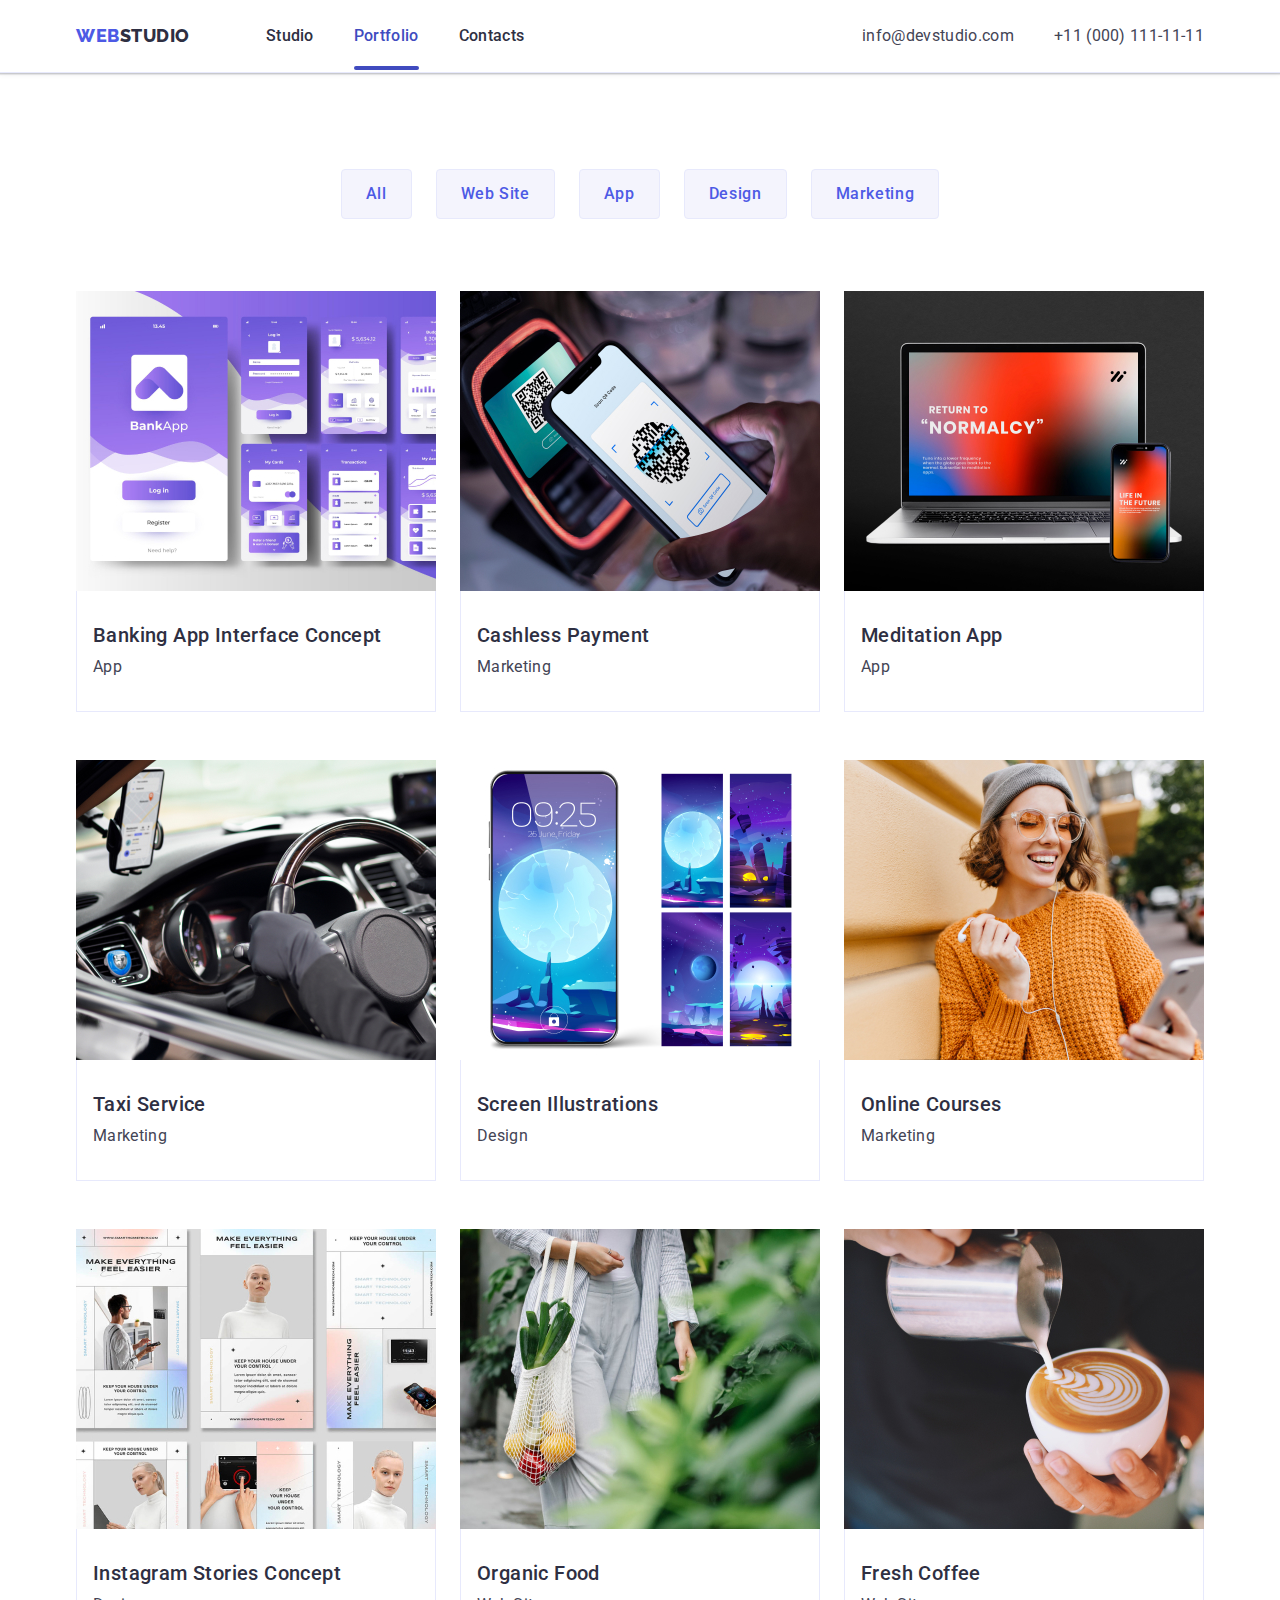
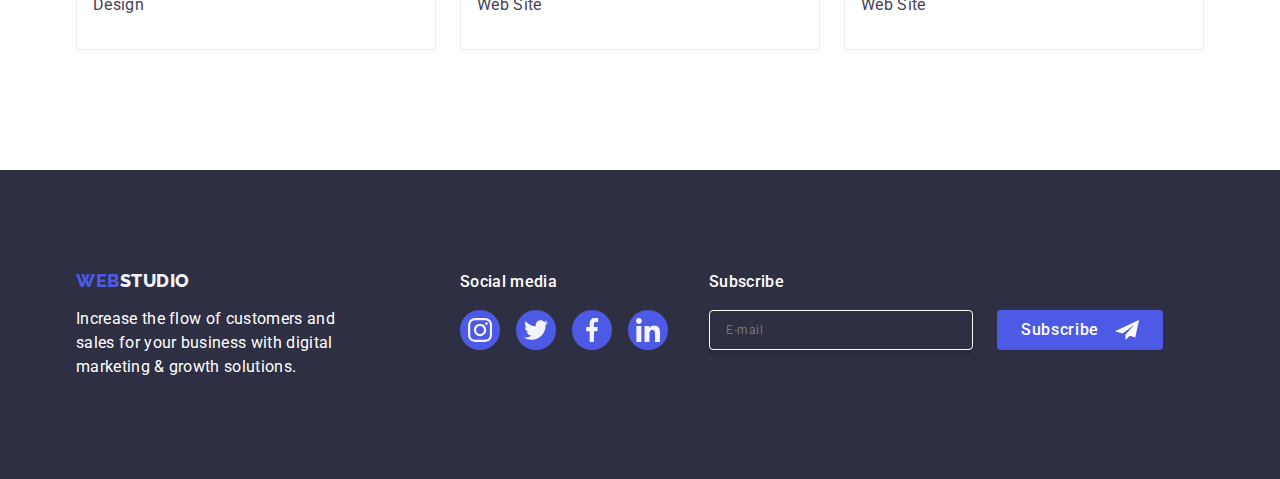
<file: portfolio.html>
<!DOCTYPE html>
<html lang="en">

<head>
    <meta charset="UTF-8">
    <meta http-equiv="X-UA-Compatible" content="IE=edge">
    <meta name="viewport" content="width=device-width, initial-scale=1.0">
    <title>Studio</title>
    <link rel="preconnect" href="https://fonts.googleapis.com">
    <link rel="preconnect" href="https://fonts.gstatic.com" crossorigin>
    <link href="https://fonts.googleapis.com/css2?family=Raleway:wght@800&family=Roboto:wght@400;500;700&display=swap"
        rel="stylesheet">
    <link rel="stylesheet" href="https://cdnjs.cloudflare.com/ajax/libs/modern-normalize/1.1.0/modern-normalize.min.css">
    <link rel="stylesheet" type="text/css" href="./css/styles.css">
</head>

<body>
    <header class="main-header">
        <div class="container header-container">
            <nav class="main-nav">
                <a href="./index.html" class="logo link">
                    Web<span class="logo-style-header">Studio</span>
                </a>
                <ul class="navmenu list">
                    <li>
                        <a class="navmenu-item link" href="./index.html">
                            Studio
                        </a>
                    </li>
                    <li>
                        <a class="navmenu-item-portfolio link " href="./portfolio.html">
                            Portfolio
                        </a>
                    </li>
                    <li>
                        <a class="navmenu-item link" href="">
                            Contacts
                        </a>
                    </li>
                </ul>
            </nav>
            <address>
                <ul class="contacts list">
                    <li>
                        <a class="contacts-item link" href="mailto:info@devstudio.com">info@devstudio.com</a>
                    </li>
                    <li>
                        <a class="contacts-item link" href="tel:+110001111111">+11 (000) 111-11-11</a>
                    </li>
                </ul>
            </address>
        </div>
    </header>
    <main>
        <section class="portfolio-filters-container">
            <div class="container">
                <h1 hidden class="main-heading">portfolio</h1>
                <ul class="portfolio-filters list">
                    <li>
                        <button type="button" class="portfolio-filters-button">
                        All
                        </button>
                    </li>
                    
                    <li>
                        <button type="button" class="portfolio-filters-button">
                        Web Site
                    </button>
                    
                    </li>
                    <li>
                        <button type="button" class="portfolio-filters-button">
                            App
                        </button>
                    
                    </li>
                    <li>
                        <button type="button" class="portfolio-filters-button">
                            Design  
                        </button>
                    
                    </li>
                    <li>
                        <button type="button" class="portfolio-filters-button">
                            Marketing
                        </button>
                    </li>
                </ul>
                <ul class="selection list">
                    <li class="selection-item">
                        <a class="selection-item-link link" href="#">
                            <div class="selection-item-wrapper">
                            <img class="selection-item-image" src="./images/Banking.jpg" alt="banking app interface">
                            <p class="overlay">14 Stylish and User-Friendly App Design Concepts · Task Manager App · Calorie Tracker App · Exotic
                                Fruit Ecommerce App ·
                                Cloud Storage App</p>
                             </div>
                            <div class="selection-item-text-container">
                            <h2 class="subheading portfolio-items">Banking App Interface Concept</h2>
                            <p class="reg-text portfolio-items-text">App</p>
                            </div>
                        </a>
                    </li>
                    <li class="selection-item">
                        <a class="selection-item-link link" href="#">
                            <div class="selection-item-wrapper">
                            <img class="selection-item-image" src="./images/Cashless.jpg" alt="14 Stylish and User-Friendly App Design Concepts · Task Manager App · Calorie Tracker App · Exotic Fruit Ecommerce App · Cloud Storage App">
                            <p class="overlay">14 Stylish and User-Friendly App Design Concepts · Task Manager App · Calorie Tracker App · Exotic
                                Fruit Ecommerce App ·
                                Cloud Storage App</p>
                                </div>
                            <div class="selection-item-text-container">
                            <h2 class="subheading portfolio-items">Cashless Payment</h2>
                            <p class="reg-text portfolio-items-text">Marketing</p>
                            </div>
                        </a>
                    </li>
                    <li class="selection-item">
                        <a class="selection-item-link link" href="#">
                            <div class="selection-item-wrapper">
                            <img class="selection-item-image" src="./images/Meditation.jpg" alt="banking app interface">
                            <p class="overlay">14 Stylish and User-Friendly App Design Concepts · Task Manager App · Calorie Tracker App · Exotic
                                Fruit Ecommerce App ·
                                Cloud Storage App</p>
                                </div>
                            <div class="selection-item-text-container">
                            <h2 class="subheading portfolio-items">Meditation App</h2>
                            <p class="reg-text portfolio-items-text">App</p>
                            </div>
                        </a>
                    </li>
                    <li class="selection-item">
                        <a class="selection-item-link link" href="#">
                            <div class="selection-item-wrapper">
                            <img class="selection-item-image" src="./images/Taxi.jpg" alt="banking app interface">
                            <p class="overlay">14 Stylish and User-Friendly App Design Concepts · Task Manager App · Calorie Tracker App · Exotic
                                Fruit Ecommerce App ·
                                Cloud Storage App</p>
                                </div>
                            <div class="selection-item-text-container">
                            <h2 class="subheading portfolio-items">Taxi Service</h2>
                            <p class="reg-text portfolio-items-text">Marketing</p>
                            </div>
                        </a>
                    </li>
                    <li class="selection-item">
                        <a class="selection-item-link link" href="#">
                            <div class="selection-item-wrapper">
                            <img class="selection-item-image" src="./images/Screen.jpg" alt="banking app interface">
                            <p class="overlay">14 Stylish and User-Friendly App Design Concepts · Task Manager App · Calorie Tracker App · Exotic
                                Fruit Ecommerce App ·
                                Cloud Storage App</p>
                                </div>
                            <div class="selection-item-text-container">
                            <h2 class="subheading portfolio-items">Screen Illustrations</h2>
                            <p class="reg-text portfolio-items-text">Design</p>
                            </div>
                        </a>
                    </li>
                    <li class="selection-item">
                        <a class="selection-item-link link" href="#">
                            <div class="selection-item-wrapper">
                            <img class="selection-item-image" src="./images/online.jpg" alt="banking app interface">
                            <p class="overlay">14 Stylish and User-Friendly App Design Concepts · Task Manager App · Calorie Tracker App · Exotic
                                Fruit Ecommerce App ·
                                Cloud Storage App</p>
                                </div>
                            <div class="selection-item-text-container">
                            <h2 class="subheading portfolio-items">Online Courses</h2>
                            <p class="reg-text portfolio-items-text">Marketing</p>
                            </div>
                        </a>
                    </li>
                    <li class="selection-item">
                        <a  class="selection-item-link link" href="#">
                            <div class="selection-item-wrapper">
                            <img class="selection-item-image" src="./images/Instagram.jpg" alt="banking app interface">
                            <p class="overlay">14 Stylish and User-Friendly App Design Concepts · Task Manager App · Calorie Tracker App · Exotic
                                Fruit Ecommerce App ·
                                Cloud Storage App</p>
                                </div>
                            <div class="selection-item-text-container">
                            <h2 class="subheading portfolio-items">Instagram Stories Concept</h2>
                            <p class="reg-text portfolio-items-text">Design</p>
                            </div>
                        </a>
                    </li>
                    <li class="selection-item">
                        <a class="selection-item-link link" href="#">
                            <div class="selection-item-wrapper">
                            <img class="selection-item-image" src="./images/Organic.jpg" alt="banking app interface">
                            <p class="overlay">14 Stylish and User-Friendly App Design Concepts · Task Manager App · Calorie Tracker App · Exotic
                                Fruit Ecommerce App ·
                                Cloud Storage App</p>
                                </div>
                            <div class="selection-item-text-container">
                            <h2 class="subheading portfolio-items">Organic Food</h2>
                            <p class="reg-text portfolio-items-text">Web Site</p>
                            </div>
                        </a>
                    </li>
                    <li class="selection-item">
                        <a class="selection-item-link link" href="#">
                            <div class="selection-item-wrapper">
                            <img class="selection-item-image" src="./images/fresh.jpg" alt="banking app interface">
                            <p class="overlay">14 Stylish and User-Friendly App Design Concepts · Task Manager App · Calorie Tracker App · Exotic
                                Fruit Ecommerce App ·
                                Cloud Storage App</p>
                                </div>
                            <div class="selection-item-text-container">
                            <h2 class="subheading portfolio-items">Fresh Coffee</h2>
                            <p class="reg-text portfolio-items-text">Web Site</p>
                            </div>
                        </a>
                    </li>
                </ul>
            </div>
        </section>
    </main>
    <footer class="main-footer">
        <div class="container footer-container">
            <div class="footer-paragraph">
                <a class="logo-footer link" href="./index.html">
                    Web<span class="logo-style-footer">Studio</span>
                </a>
                <p class="reg-text footer-text-style">Increase the flow of customers and sales for your business with
                    digital marketing & growth solutions.</p>
            </div>
            <div class="footer-socials">
                <p class="footer-socials-text">Social media</p>
                <ul class="social-list list footer-socials-list">
                    <li class="social-list-item">
                        <a href="#" class="social-list-link footer-social-link">
                            <svg class="social-icon" width="24" height="24">
                                <use href="./images/icons.svg#icon-instagram"></use>
                            </svg>
                        </a>
                    </li>
                    <li class="social-list-item">
                        <a href="#" class="social-list-link footer-social-link">
                            <svg class="social-icon" width="24" height="24">
                                <use href="./images/icons.svg#icon-twitter"></use>
                            </svg>
                        </a>
                    </li>
                    <li class="social-list-item">
                        <a href="#" class="social-list-link footer-social-link">
                            <svg class="social-icon" width="24" height="24">
                                <use href="./images/icons.svg#icon-facebook"></use>
                            </svg>
                        </a>
                    </li>
                    <li class="social-list-item">
                        <a href="#" class="social-list-link footer-social-link">
                            <svg class="social-icon" width="24" height="24">
                                <use href="./images/icons.svg#icon-linkedin"></use>
                            </svg>
                        </a>
                    </li>
                </ul>
            </div>
            <div class="footer-subscribe-form-container">
                <p class="footer-subscribe-text">Subscribe</p>
                <form class="footer-subscribe-form">
                    <label class="label-style">
                        <input type="email" name="email" placeholder="E-mail" class="subscribe-input">
                    </label>
                    <button type="submit" class="subscribe-btn">Subscribe
                        <svg class="tg-icon" width="24" height="24">
                            <use href="./images/icons.svg#icon-tg">
                            </use>
                        </svg></button>
                </form>
            </div>
        </div>
    </footer>
    </body>
</file>
<file: css/styles.css>
:root{
--main-font-family: "Roboto", sans-serif;
--secondary-font-family: "Raleway", sans-serif;
--primary-text-color: #2E2F42;
--titel-text-color: #434455;
--primary-bg-color: #FFFFFF;
--secondary-bg-color: #2E2F4266;
--accent-color: #4D5AE5;
--btn-hover-color: #404BBF;
}
body {
    margin: 0;
    padding: 0;
    color: #434455;
    font-family: var(--main-font-family);
    background-color: #FFFFFF;
}
.link {
    text-decoration: none;
}

.list {
    list-style: none;
}

button{
    cursor: pointer;
}

h1,h2,h3,h4,p{
    margin-top: 0;
    margin-bottom: 0;
}
ul,ol{
    margin-top: 0;
    margin-bottom: 0;
    padding-left: 0;
}
img{
    display: block;
}
input{
    font-family: inherit;
}
/* Components */

.container{
    max-width: 1158px;
    margin-left: auto;
    margin-right: auto;
    padding-left: 15px;
    padding-right: 15px;
}
@media (max-width: 428px) {
    .container {
        max-width: 428px;
    }
    
}
.main-heading {
    font-weight: 700;
    font-size: 56px;
    line-height: 1.07;
    text-align: center;
    letter-spacing: 0.02em;
    color: #ffffff;
    max-width: 496px;
    margin-bottom: 48px;
}
@media (max-width: 428px) {
    .main-heading {
        font-family: var(--main-font-family);
            font-size: 36px;
            font-style: normal;
            font-weight: 700;
            line-height: 40px;
            letter-spacing: 0.72px;
            text-transform: capitalize;
        margin-bottom: 72px;
        max-width: 320px;
    }
}

.section-heading {
    font-weight: 700;
    font-size: 36px;
    line-height: 1.1;
    text-align: center;
    letter-spacing: 0.02em;
    text-transform: capitalize;
    color: var(--primary-text-color);
}

.subheading {
    font-weight: 500;
    font-size: 20px;
    line-height: 1.2;
    letter-spacing: 0.02em;
    color: #2e2f42;
}
.reg-text {
    font-size: 16px;
    line-height: 1.5;
    letter-spacing: 0.02em;
    color: var(--titel-text-color);
}


/* Header Section */
.main-header {
    background-color:var(--primary-bg-color);
    border-bottom: 1px solid #E7E9FC;   
    box-shadow: 0px 2px 1px rgba(46, 47, 66, 0.08), 0px 1px 1px rgba(46, 47, 66, 0.16), 0px 1px 6px rgba(46, 47, 66, 0.08)
}

.header-container{
    display: flex;
    justify-content: space-between;
}
@media (max-width: 428px) {
    .header-container {
        height: 70px;
    }
}
.logo {
    font-family: var(--secondary-font-family);
    font-weight: 800;
        font-size: 18px;
        line-height: 1.17;
        letter-spacing: 0.03em;
        text-transform: uppercase;
        color: #4D5AE5;
        margin-right: 76px;
}
.logo-style-header {
    color: var(--primary-text-color);
}
.main-nav{
    display: flex;
    align-items: center;
}
.navmenu{
    display: flex;
    gap: 40px;
    padding: 24px 0;
}

@media (max-width: 428px) {
    .navmenu {
        display: none;
    }
}
.navmenu-item {
    position: relative;
    font-family: var(--main-font-family);
    font-weight: 500;
    font-size: 16px;
    line-height: 24px;
    letter-spacing: 0.02em;
    padding: 24px 0;
    transition: color 250ms cubic-bezier(0.4, 0, 0.2, 1);
    color: #2E2F42;
}
.navmenu-item-studio {
    position: relative;
        font-family: var(--main-font-family);
        font-weight: 500;
        font-size: 16px;
        line-height: 24px;
        letter-spacing: 0.02em;
        padding: 24px 0;
        transition: color 250ms cubic-bezier(0.4, 0, 0.2, 1);
        color: #404bbf;
}
.navmenu-item-portfolio {
    position: relative;
        font-family: var(--main-font-family);
        font-weight: 500;
        font-size: 16px;
        line-height: 24px;
        letter-spacing: 0.02em;
        padding: 24px 0;
        transition: color 250ms cubic-bezier(0.4, 0, 0.2, 1);
        color: #404bbf;
}
.navmenu-item:hover {
    
    color: #404bbf;
}

.navmenu-item-studio::after{
    content: '';
    position: absolute;
    left: 0;
    bottom: -1px;
    height: 4px;
    background-color: #404bbf;
    border-radius: 2px;
    width: 48px;
    height: 4px;
}
.navmenu-item-portfolio::after {
    content: '';
    position: absolute;
    left: 0;
    bottom: -1px;
    height: 4px;
    background-color: #404bbf;
    border-radius: 2px;
    width: 65px;
    height: 4px;
}

.navmenu-item :active {
    color: green;
}


.navmenu-item:hover,
.navmenu-item:focus{
    color: #404bbf;
    
}
.navmenu-item:active ::after{
    visibility: visible;
}

.contacts{
    display: flex;
    gap: 40px;
    justify-content: center;
    padding-top: 24px;
        padding-bottom: 24px;
}

@media (max-width: 428px) {
    .contacts {
            display: none;
        }
}
.contacts-item {
    font-family: var(--main-font-family);
    font-weight: 400;
    font-size: 16px;
    line-height: 24px;
    letter-spacing: 0.02em;
    color: var(--titel-text-color);
    font-style: normal;
    transition: color 250ms cubic-bezier(0.4, 0, 0.2, 1);;
}
.contacts-item:hover,
.contacts-item:focus{
    color: #404bbf;
}


/* Hero*/

.hero{
        padding-top: 188px;
        padding-bottom: 188px;
        background-color: var(--primary-text-color);
        display: flex;
        justify-content: center;
        align-items: center;
        background-image: linear-gradient(rgba(46, 47, 66, 0.7),rgba(46, 47, 66, 0.7)), url("../images/hero.jpg");
        background-repeat: no-repeat;
        background-size: cover;
        background-position: center;
        max-width: 1440px;
        margin: 0 auto;
}
@media (max-width: 428px) {
    .hero {
        padding-top: 112px;
        padding-bottom: 112px;
    }
}
.order-btn{
    padding: 16px 32px;
    background-color: #4D5AE5;
    box-shadow: 0px 4px 4px rgba(0, 0, 0, 0.15);
    border-radius: 4px;
    font-family: "Roboto", sans-serif;
    font-weight: 500;
    font-size: 16px;
    line-height: 1.5;
    letter-spacing: 0.04em;
    color: #ffffff;
    display: block;
    margin: 0 auto 0;
    min-width: 169px;
    height: 56px;
    border: none;
    cursor: pointer;
    transition: background-color 250ms cubic-bezier(0.4, 0, 0.2, 1);
}
.order-btn:hover,
.order-btn:focus{
            background-color: #404BBF;
            cursor: pointer;
}
.menu-padding{
    padding: 24px 0;
}

/* Features section */
.features-section{
    padding-top: 120px;
    padding-bottom: 120px;
}
.features-list{
    padding: 0px;
    gap: 24px;
    display: flex;
}
@media (max-width: 428px) {
    .features-list {
        flex-direction: column;
        gap: 72px;
        margin: auto;
        max-width: 396px;
    }
        }


       


.features-icon{
    display: flex;
    align-items: center;
    justify-content: center;
    height: 112px;
    background-color: #f4f4fd;
    border-radius: 4px;
    margin-bottom: 8px;
}
@media (max-width: 428px) {
    .features-icon {
        display: none;
    }
         }
.features-list-item{
    width: calc((100% - 72px) / 4);
}
@media (max-width: 428px) {
    .features-list-item {
        width: 396px;
    }
}
.features-list-item-icon{
    max-width: 264px;
    max-height: 112px;
    background-color: #F4F4FD;
    padding-top: 24px;
    padding-bottom: 24px;
}
.features-subheading-style{
    margin-bottom: 8px;
}
@media (max-width: 428px) {
    .features-subheading-style {
        text-align: center;
    }
}

/* What are we doing section */

.examples-section{
    padding-bottom: 120px;
}
@media (max-width: 428px) {
    .examples-section {
        display: none;
    }
}
.activities{
    display: flex;
    gap: 24px;
}
.activities-heading-style{
    margin-bottom: 72px;
}
.activities-item{
    width: calc((100% - 48px) / 3);
}

/* Our Team section */

.team-background{
    background-color: #F4F4FD;
    padding-top: 120px;
    padding-bottom: 120px;
}
.team-section-heading{
    margin-bottom: 72px;
}
.team-list{
    margin: auto;
    display: flex;
    text-align: center;
    gap: 24px;
}
@media (max-width: 428px){
    .team-list{
    flex-direction: column;
    align-items: center;
    gap: 72px;
    }
    .team-list-item{
        max-width: 264px;

    }
}
.team-names {
    text-align: center;
    margin-bottom: 8px;
}
.team-positions{
    text-align: center;
    margin-bottom: 8px;
}
.team-list-item{
    background-color: var(--primary-bg-color);
    box-shadow: 0px 1px 6px rgba(46, 47, 66, 0.08), 0px 1px 1px rgba(46, 47, 66, 0.16), 0px 2px 1px rgba(46, 47, 66, 0.08);
    border-radius: 0px 0px 4px 4px;
    flex-basis: calc((100% - 72px) / 4);
}
.team-name-box{
    padding: 32px 0;
}

.subheader-text{
    font-family: var(--main-font-family);
        font-style: normal;
        font-weight: 400;
        font-size: 16px;
        line-height: 24px;
        letter-spacing: 0.02em;
        color: var(--titel-text-color);
        text-align: center;
}
.social-list{
    display: flex;
    justify-content: center;
    gap: 24px;
}

.social-list-link{
    background-color: var(--accent-color);
    border-radius: 50%;
    width: 40px;
    height: 40px;
    display: flex;
    justify-content: center;
    align-items: center;
    transition: background-color 250ms cubic-bezier(0.4, 0, 0.2, 1);
}
.social-list-link:hover,
.social-list-link:focus{
    background-color: var(--btn-hover-color);
}

.social-icon{
    fill: #f4f4fd;
}

/* Cusomers Section */
.customer-container{
    padding-top: 120px;
    padding-bottom: 120px;
}
.customer-section-heading{
    margin-bottom: 72px;
    line-height: 1.11;
}
.customer-list{
    display: flex;
    gap: 24px;
}
@media (max-width: 428px) {
    .customer-list {
            flex-wrap: wrap;
            gap: 16px;
    }
    .customer-list-item{
        max-width: 190px;
    }
}
.customer-link{
        border: 1px solid #8E8F99;
        border-radius: 4px;
        display: flex;
        justify-content: center;
        align-items: center;
        width: 100%;
        height: 100%;
        color: #8e8f99;
        transition: border-color 250ms cubic-bezier(0.4, 0, 0.2, 1),
            color 250ms cubic-bezier(0.4, 0, 0.2, 1);
}
.customer-icon{
   fill: currentColor;
}
.customer-list-item{
    width: calc((100% - 120px) / 6);
    height: 88px;
}
.customer-link:hover,
.customer-link:focus{
    color: #404bbf;
    border-color: #404bbf;
}
.customer-link:hover .customer-icon{
    fill:var(--btn-hover-color);
    border-color: #404bbf;
    color: #404bbf;
}


/* Footer section */

.main-footer{
    background-color: var(--primary-text-color);
    padding-top: 100px;
    padding-bottom: 100px;
    
}

.footer-container{
    display: flex;
    align-items: baseline;
}
.footer-text-style{
    max-width: 264px;
    color: var(--primary-bg-color);
}
.logo-footer{
    display: inline-block;
    margin-bottom: 16px;
    font-family: var(--secondary-font-family);
        font-weight: 800;
        font-size: 18px;
        line-height: 1.17;
        letter-spacing: 0.03em;
        text-transform: uppercase;
        color: #4D5AE5;
}
.logo-style-footer{
        color: #f4f4fd;
}
.footer-paragraph{
    margin-right: 120px;
}
.footer-socials-list{
    gap: 16px;
}
.footer-socials-text{
    color: var(--primary-bg-color);
    margin-bottom: 16px;
    font-weight: 500;
    font-size: 16px;
    line-height: 1.5;
    letter-spacing: 0.02em
}
.footer-social-link:hover,
.footer-social-link:focus{
    background-color: #31d0aa;
}
.footer-subscribe-form-container{
    margin: 0 auto;
}
.footer-subscribe-form {
    display: flex;
    gap: 24px;
}

.footer-subscribe-text{
    font-family: Roboto;
        font-size: 16px;
        font-style: normal;
        font-weight: 500;
        line-height: 1.5;
        letter-spacing: 0.02em;
        margin-bottom: 16px;
        color: #ffffff;
}

.subscribe-input{
    background-color: transparent;
    border-radius: 4px;
    border: 1px solid var(--white, #FFF);
    box-shadow: 0px 4px 4px 0px rgba(0, 0, 0, 0.15);
    width: 264px;
    height: 40px;
    padding-left: 16px;
    color: var(--white, #FFF);
        font-family: Roboto;
        font-size: 12px;
        font-style: normal;
        font-weight: 400;
        line-height: 1.5;
        letter-spacing: 0.48px;
}

.subscribe-btn{
    font-family: "Roboto", sans-serif;
    display: flex;
    justify-content: center;
    align-items: center;
    border-radius: 4px;
    border: none;
    background: var(--iris, #4D5AE5);
    padding: 8px 24px;
    min-width: 165px;
    height: 40px;
    color: var(--white, #FFF);
        text-align: center;
        font-family: Roboto;
        font-size: 16px;
        font-style: normal;
        font-weight: 500;
        line-height: 24px;
        letter-spacing: 0.64px;
}
.subscribe-btn:hover,
.subscribe-btn:focus{
    background-color: var(--ocean, #404BBF);
    box-shadow: 0px 4px 4px 0px rgba(0, 0, 0, 0.15);
    transition: background-color 250ms cubic-bezier(0.4, 0, 0.2, 1);
}
.tg-icon{
    margin-left: 16px;
}

/* Modal window */

.is-hidden{
    visibility: hidden;
    opacity: 0;
    pointer-events: none;
}

.backdrop{
    position: fixed;
    top: 0;
    left: 0;
    width: 100%;
    height: 100%;
    background: rgba(46, 47, 66, 0.4);
    transition: opacity 250ms cubic-bezier(0.4, 0, 0.2, 1), visibility 250ms cubic-bezier(0.4, 0, 0.2, 1);
    }

.modal{
    position: absolute;
    width: 408px;
    min-height: 584px;
    top: 50%;
        left: 50%;
        transform: translate(-50%, -50%);
    background-color: #FCFCFC;
    box-shadow: 0px 1px 1px rgba(0, 0, 0, 0.14), 0px 1px 3px rgba(0, 0, 0, 0.12), 0px 2px 1px rgba(0, 0, 0, 0.2);
    border-radius: 4px;
    transition: background-color 250ms cubic-bezier(0.4, 0, 0.2, 1);
    transition: transform 250ms cubic-bezier(0.4, 0, 0.2, 1);
    padding: 72px 24px 24px 24px;

}
.modal-form{
    display: flex;
    flex-direction: column;
}
.modal-form-input{
    width: 100%;
    height: 40px;
    border: 1px solid rgba(46, 47, 66, 0.4);
    border-radius: 4px;
    padding-left: 38px;
}
.modal-form-input:hover,
.modal-form-input:focus{
    border: 1px solid #4D5AE5;
        border-radius: 4px;
}
.modal-form-input-name{
    display: block;
    font-weight: 400;
        font-size: 12px;
        line-height: 14px;
        letter-spacing: 0.04em;
        color: #8E8F99;
        margin-bottom: 4px;
}
.modal-form-field{
    margin-bottom: 8px;
    display: block;
}
.modal-close-btn{
    position: absolute;
    width: 24px;
    height: 24px;
        top: 24px;
        right: 24px;
        display: flex;
        align-items: center;
        justify-content: center;
        padding: 0;
            background-color: #E7E9FC;
            border: 1px solid rgba(0, 0, 0, 0.1);
            border-radius: 50%;
            transition: background-color 250ms cubic-bezier(0.4, 0, 0.2, 1), border 250ms cubic-bezier(0.4, 0, 0.2, 1);

}

.modal-close-btn:hover,
.modal-close-btn:focus{
    background-color: #404bbf;
    border: none;
}

.modal-close-icon{
    transition: fill 250ms cubic-bezier(0.4, 0, 0.2, 1);
}

.modal-close-btn:hover .modal-close-icon,
.modal-close-btn:focus .modal-close-icon{
    fill: #ffffff;
}

/* Portfolio page */
.portfolio-filters-container{
    padding-top: 96px;
    padding-bottom: 120px;
}
.portfolio-filters{
    display: flex;
    gap: 24px;
    justify-content: center;
    margin-bottom: 72px;
}

.portfolio-filters-button{
        padding: 12px 24px;
        background-color: #F4F4FD;
        border-radius: 4px; 
        font-family: "Roboto", sans-serif;
        font-weight: 500;
        font-size: 16px;
        line-height: 1.5;
        letter-spacing: 0.04em;    
        color: #4d5ae5;
        border: 1px solid #e7e9fc;
        border-radius: 4px;
        transition: color 250ms cubic-bezier(0.4, 0, 0.2, 1),
            background-color 250ms cubic-bezier(0.4, 0, 0.2, 1),
            border-color 250ms cubic-bezier(0.4, 0, 0.2, 1),
            box-shadow 250ms cubic-bezier(0.4, 0, 0.2, 1);
}

.portfolio-filters-button:hover,
.portfolio-filters-button:focus{
    border: 1px solid transparent;
    background-color: #404BBF;
    color: #FFFFFF;
    box-shadow: 0px 3px 1px rgba(0, 0, 0, 0.1), 0px 2px 1px rgba(0, 0, 0, 0.08), 0px 2px 2px rgba(0, 0, 0, 0.12);
}
/* Selection section */
.selection{
    display: flex;
    row-gap: 48px;
    column-gap: 24px;
    flex-wrap: wrap;
}
.selection-item{
    background: var(--primary-bg-color);
    width: calc((100% - 48px) / 3);
}
.selection-item-image{
    background-color: var(--accent-color);
    Width: 360px;
    Height: 300px
}
.selection-item-wrapper{
    position: relative;
    overflow: hidden;
}
.overlay{
    position: absolute;
    color: var(--primary-bg-color);
    top: 0;
    left: 0;
    transform: translateY(100%);
    height: 100%;
    width: 100%;
    padding: 40px 32px 164px;
    background-color: var(--accent-color);
    overflow: auto;
    line-height: 1.5;
    letter-spacing: 0.02em;
    color: #f4f4fd;
    padding: 40px 32px;

    transition: transform 250ms cubic-bezier(0.4, 0, 0.2, 1);
}
.selection-item-link:hover .overlay,
.selection-item-link:focus .overlay{
    transform: translateY(0);
}
.selection-item-text-container{
    padding: 32px 16px;
    border: 1px solid #e7e9fc;
    border-top: none;
}
.portfolio-items{
    margin-bottom: 8px;
}
.selection-item-link{
    display: block;
    transition: box-shadow 250ms cubic-bezier(0.4, 0, 0.2, 1);
}
.selection-item-link:hover{
    box-shadow: 0px 1px 6px rgba(46, 47, 66, 0.08), 0px 1px 1px rgba(46, 47, 66, 0.16), 0px 2px 1px rgba(46, 47, 66, 0.08);
}
.selection-item-link:focus{
        box-shadow: 0px 1px 6px rgba(46, 47, 66, 0.08), 0px 1px 1px rgba(46, 47, 66, 0.16), 0px 2px 1px rgba(46, 47, 66, 0.08);
    }
</file>
